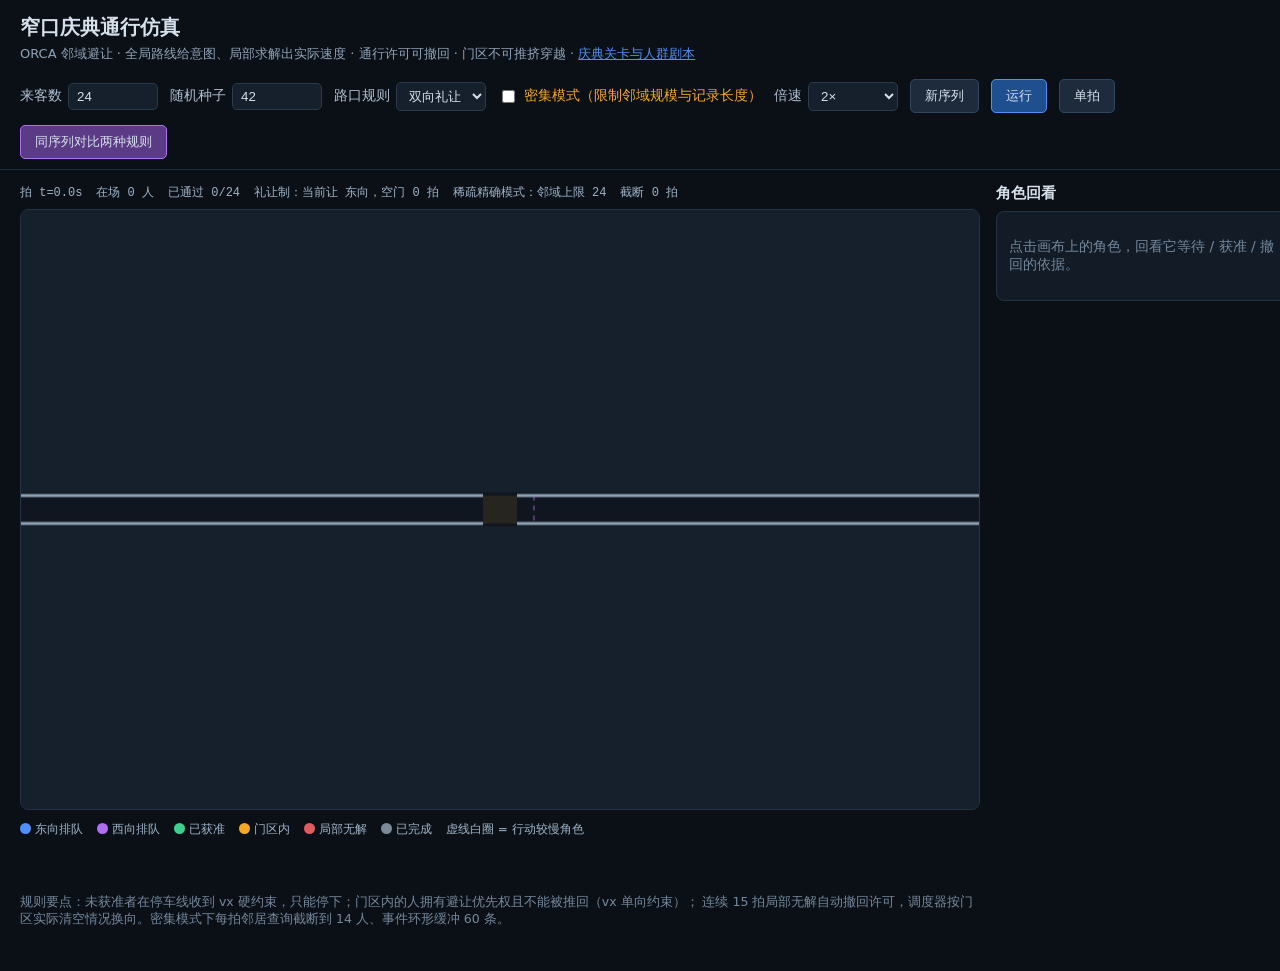
<file: index.html>
<!DOCTYPE html>
<html lang="zh-CN">
<head>
  <meta charset="UTF-8" />
  <meta name="viewport" content="width=device-width, initial-scale=1.0" />
  <title>窄口庆典通行仿真 — 双向礼让 / 分批放行</title>
  <link rel="stylesheet" href="styles.css" />
</head>
<body>
  <header>
    <h1>窄口庆典通行仿真</h1>
    <p class="sub">ORCA 邻域避让 · 全局路线给意图、局部求解出实际速度 · 通行许可可撤回 · 门区不可推挤穿越 · <a href="festival.html" style="color:#4f8ff7">庆典关卡与人群剧本</a></p>
  </header>

  <div class="toolbar">
    <label>来客数
      <input id="count" type="number" min="4" max="120" value="24" />
    </label>
    <label>随机种子
      <input id="seed" type="number" value="42" />
    </label>
    <label>路口规则
      <select id="policy">
        <option value="courtesy">双向礼让</option>
        <option value="batch">分批放行</option>
      </select>
    </label>
    <label class="check"><input id="dense" type="checkbox" /> 密集模式（限制邻域规模与记录长度）</label>
    <label>倍速
      <select id="speed">
        <option value="1">1×</option>
        <option value="2" selected>2×</option>
        <option value="4">4×</option>
        <option value="8">8×</option>
      </select>
    </label>
    <button id="newBtn">新序列</button>
    <button id="runBtn" class="primary">运行</button>
    <button id="stepBtn">单拍</button>
    <button id="compareBtn" class="accent">同序列对比两种规则</button>
  </div>

  <main>
    <section class="stage-wrap">
      <div id="hud" class="hud"></div>
      <canvas id="stage"></canvas>
      <div class="legend">
        <span><i style="background:#4f8ff7"></i>东向排队</span>
        <span><i style="background:#b06ff2"></i>西向排队</span>
        <span><i style="background:#3ecf8e"></i>已获准</span>
        <span><i style="background:#f5a623"></i>门区内</span>
        <span><i style="background:#e05c5c"></i>局部无解</span>
        <span><i style="background:#7a8a99"></i>已完成</span>
        <span>虚线白圈 = 行动较慢角色</span>
      </div>
    </section>

    <aside class="side">
      <h3>角色回看</h3>
      <div id="inspector" class="inspector"></div>
    </aside>
  </main>

  <section id="comparePanel" class="compare"></section>

  <footer class="notes">
    <p>规则要点：未获准者在停车线收到 vx 硬约束，只能停下；门区内的人拥有避让优先权且不能被推回（vx 单向约束）；
    连续 15 拍局部无解自动撤回许可，调度器按门区实际清空情况换向。密集模式下每拍邻居查询截断到 14 人、事件环形缓冲 60 条。</p>
  </footer>

  <script type="module" src="src/main.js"></script>
</body>
</html>
</file>
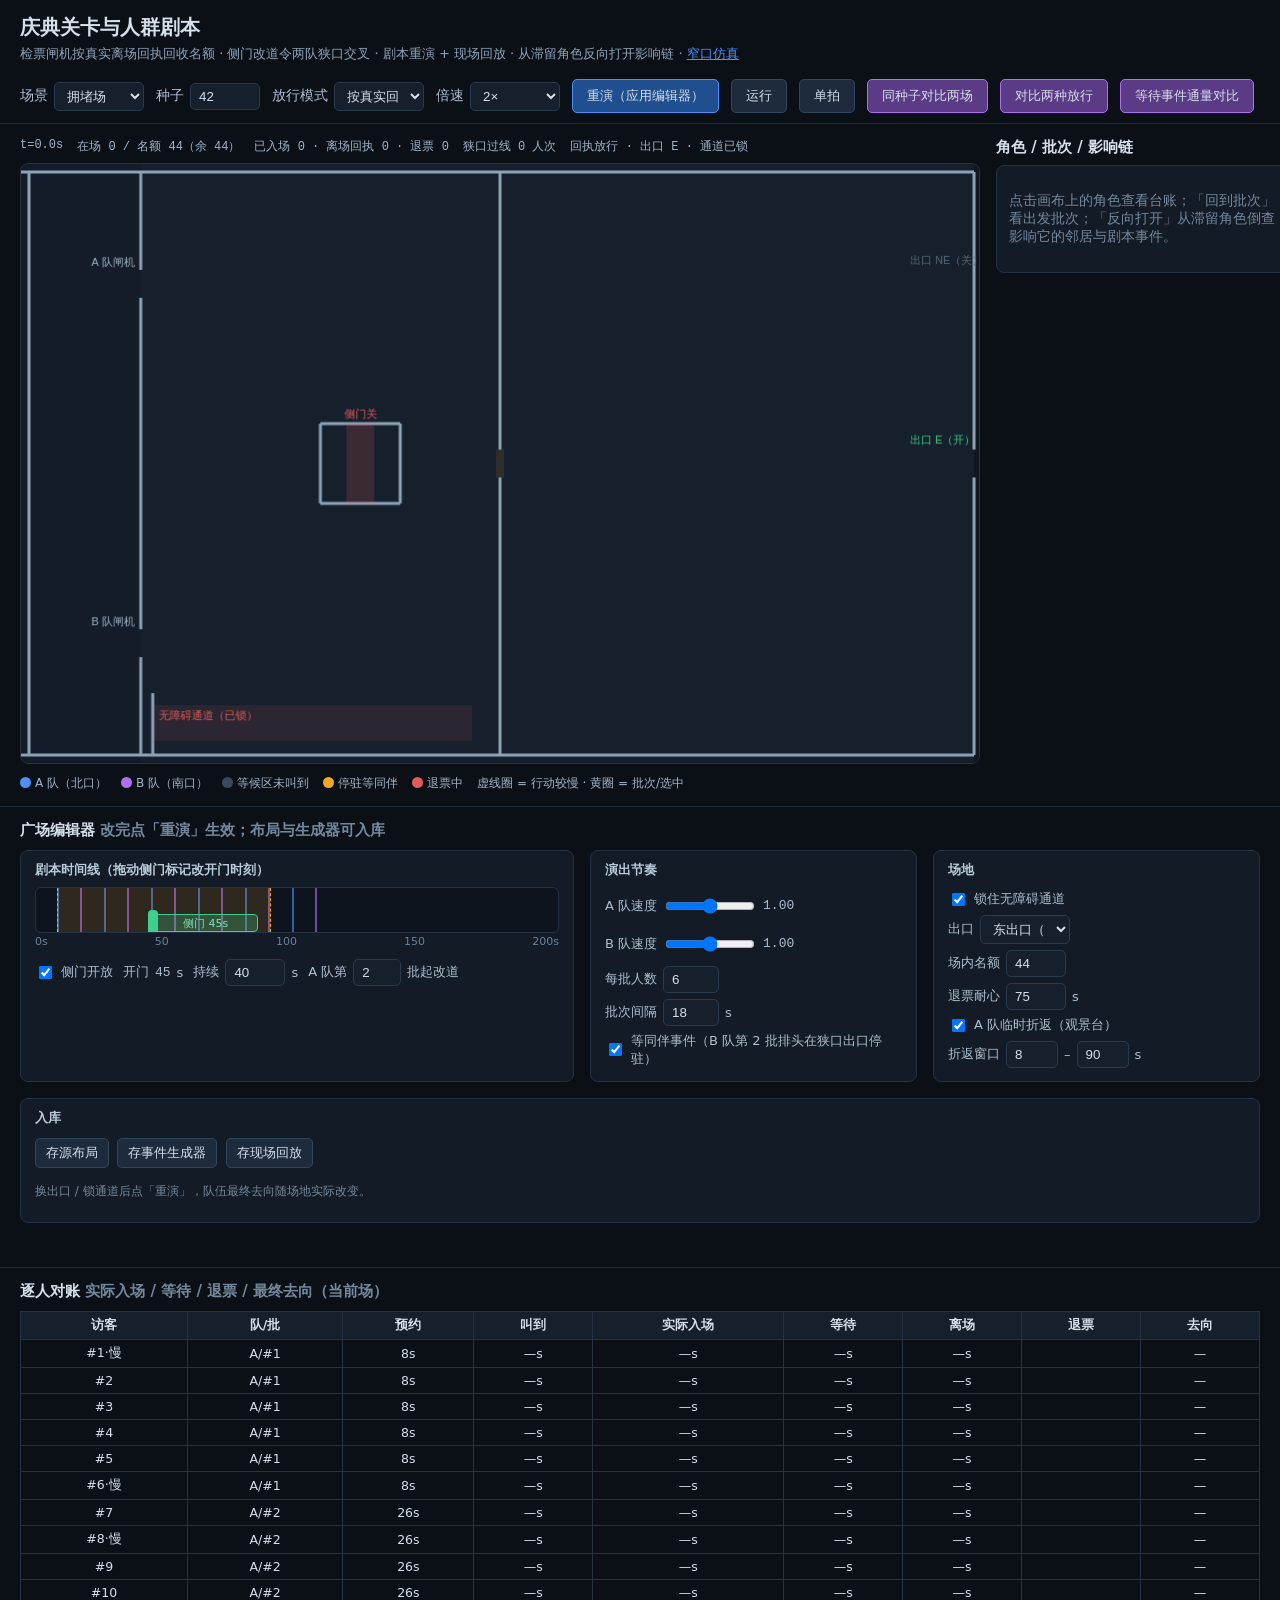
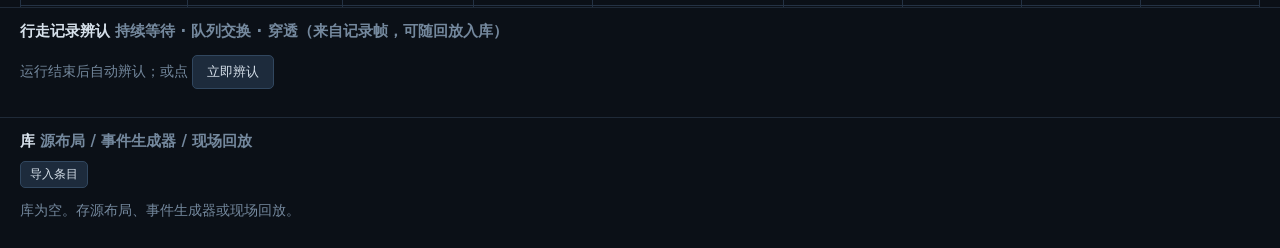
<file: festival.html>
<!DOCTYPE html>
<html lang="zh-CN">
<head>
  <meta charset="UTF-8" />
  <meta name="viewport" content="width=device-width, initial-scale=1.0" />
  <title>庆典关卡与人群剧本 — 广场编辑器 / 闸机回执放行 / 行走记录对账</title>
  <link rel="stylesheet" href="styles.css" />
</head>
<body>
  <header>
    <h1>庆典关卡与人群剧本</h1>
    <p class="sub">
      检票闸机按真实离场回执回收名额 · 侧门改道令两队狭口交叉 · 剧本重演 + 现场回放 ·
      从滞留角色反向打开影响链 · <a href="index.html" style="color:#4f8ff7">窄口仿真</a>
    </p>
  </header>

  <div class="toolbar">
    <label>场景
      <select id="scenario">
        <option value="smooth">顺畅场</option>
        <option value="jammed" selected>拥堵场</option>
        <option value="custom">自定义</option>
      </select>
    </label>
    <label>种子 <input id="seed" type="number" value="42" style="width:70px" /></label>
    <label>放行模式
      <select id="releaseMode">
        <option value="receipt" selected>按真实回执</option>
        <option value="scheduled">按剧本预约</option>
      </select>
    </label>
    <label>倍速
      <select id="speed">
        <option value="1">1×</option>
        <option value="2" selected>2×</option>
        <option value="4">4×</option>
        <option value="8">8×</option>
      </select>
    </label>
    <button id="applyBtn" class="primary">重演（应用编辑器）</button>
    <button id="runBtn">运行</button>
    <button id="stepBtn">单拍</button>
    <button id="compareScenBtn" class="accent">同种子对比两场</button>
    <button id="compareModeBtn" class="accent">对比两种放行</button>
    <button id="waitCmpBtn" class="accent">等待事件通量对比</button>
  </div>

  <main>
    <section class="stage-wrap">
      <div id="hud" class="hud"></div>
      <canvas id="stage" width="960" height="600"></canvas>
      <div class="legend">
        <span><i style="background:#4f8ff7"></i>A 队（北口）</span>
        <span><i style="background:#b06ff2"></i>B 队（南口）</span>
        <span><i style="background:#3a4a5c"></i>等候区未叫到</span>
        <span><i style="background:#f5a623"></i>停驻等同伴</span>
        <span><i style="background:#e05c5c"></i>退票中</span>
        <span>虚线圈 = 行动较慢 · 黄圈 = 批次/选中</span>
      </div>
      <div id="replayBar" class="replay-bar hidden">
        <b>现场回放</b>
        <button id="replayPlay">播放</button>
        <input id="replayScrub" type="range" min="0" max="0" value="0" style="width:420px" />
        <span id="replayTick" class="mono"></span>
        <button id="replayExit">退出回放</button>
      </div>
    </section>

    <aside class="side">
      <h3>角色 / 批次 / 影响链</h3>
      <div id="inspector" class="inspector"></div>
    </aside>
  </main>

  <section class="editor">
    <h3>广场编辑器 <span class="muted">改完点「重演」生效；布局与生成器可入库</span></h3>
    <div class="editor-grid">
      <div class="ed-block wide">
        <h4>剧本时间线（拖动侧门标记改开门时刻）</h4>
        <div id="timeline" class="timeline"></div>
        <div class="row">
          <label class="check"><input id="doorOn" type="checkbox" /> 侧门开放</label>
          <label>开门 <span id="doorOpenAtTxt" class="mono">45</span>s</label>
          <label>持续 <input id="doorDur" type="number" min="5" max="120" value="40" style="width:60px" />s</label>
          <label>A 队第 <input id="divertFrom" type="number" min="1" max="6" value="2" style="width:48px" /> 批起改道</label>
        </div>
      </div>
      <div class="ed-block">
        <h4>演出节奏</h4>
        <label>A 队速度 <input id="speedA" type="range" min="0.6" max="1.4" step="0.05" value="1" /><span id="speedATxt" class="mono">1.00</span></label>
        <label>B 队速度 <input id="speedB" type="range" min="0.6" max="1.4" step="0.05" value="1" /><span id="speedBTxt" class="mono">1.00</span></label>
        <label>每批人数 <input id="batchSize" type="number" min="2" max="10" value="6" style="width:56px" /></label>
        <label>批次间隔 <input id="interval" type="number" min="8" max="40" value="18" style="width:56px" />s</label>
        <label class="check"><input id="waitEvent" type="checkbox" /> 等同伴事件（B 队第 2 批排头在狭口出口停驻）</label>
      </div>
      <div class="ed-block">
        <h4>场地</h4>
        <label class="check"><input id="laneLocked" type="checkbox" /> 锁住无障碍通道</label>
        <label>出口
          <select id="exitSel">
            <option value="E" selected>东出口（正东）</option>
            <option value="NE">东北出口</option>
          </select>
        </label>
        <label>场内名额 <input id="capacity" type="number" min="10" max="80" value="44" style="width:60px" /></label>
        <label>退票耐心 <input id="patience" type="number" min="20" max="200" value="75" style="width:60px" />s</label>
        <label class="check"><input id="detourOn" type="checkbox" /> A 队临时折返（观景台）</label>
        <label>折返窗口 <input id="detourFrom" type="number" min="0" max="200" value="40" style="width:52px" />–<input id="detourTo" type="number" min="0" max="300" value="90" style="width:52px" />s</label>
      </div>
      <div class="ed-block">
        <h4>入库</h4>
        <button id="saveLayoutBtn">存源布局</button>
        <button id="saveGenBtn">存事件生成器</button>
        <button id="saveReplayBtn">存现场回放</button>
        <p class="muted small">换出口 / 锁通道后点「重演」，队伍最终去向随场地实际改变。</p>
      </div>
    </div>
  </section>

  <section id="comparePanel" class="compare"></section>

  <section class="ledger">
    <h3>逐人对账 <span class="muted">实际入场 / 等待 / 退票 / 最终去向（当前场）</span></h3>
    <div id="ledger"></div>
  </section>

  <section class="detect">
    <h3>行走记录辨认 <span class="muted">持续等待 · 队列交换 · 穿透（来自记录帧，可随回放入库）</span></h3>
    <div id="detect"></div>
  </section>

  <section class="library">
    <h3>库 <span class="muted">源布局 / 事件生成器 / 现场回放</span></h3>
    <div class="row">
      <button id="importBtn">导入条目</button>
      <input id="importFile" type="file" accept="application/json" class="hidden" />
    </div>
    <div id="libraryList"></div>
  </section>

  <script type="module" src="src/festival/fmain.js"></script>
</body>
</html>
</file>
<file: styles.css>
* { box-sizing: border-box; }
body {
  margin: 0;
  background: #0b1017;
  color: #d6e0ea;
  font-family: "PingFang SC", "Microsoft YaHei", system-ui, sans-serif;
  font-size: 14px;
}
header { padding: 14px 20px 6px; }
h1 { margin: 0; font-size: 20px; }
.sub { margin: 4px 0 0; color: #8fa3b8; font-size: 13px; }

.toolbar {
  display: flex; flex-wrap: wrap; gap: 12px; align-items: center;
  padding: 10px 20px; border-bottom: 1px solid #1f2a38;
}
.toolbar label { display: flex; align-items: center; gap: 6px; color: #aebfd1; }
.toolbar label.check { color: #f5a623; }
input, select {
  background: #16202c; color: #d6e0ea; border: 1px solid #2a3a4d;
  border-radius: 5px; padding: 5px 8px; width: 90px;
}
input[type="checkbox"] { width: auto; }
button {
  background: #1d2b3c; color: #d6e0ea; border: 1px solid #31475f;
  border-radius: 5px; padding: 7px 14px; cursor: pointer;
}
button:hover { border-color: #4f8ff7; }
button.primary { background: #1f4f8f; border-color: #4f8ff7; }
button.accent { background: #5b3a86; border-color: #b06ff2; }

main { display: flex; gap: 16px; padding: 14px 20px; align-items: flex-start; }
.stage-wrap { flex: 0 0 auto; }
canvas {
  width: 960px; max-width: 100%; border: 1px solid #243244; border-radius: 8px;
  background: #10161f; cursor: pointer;
}
.hud {
  display: flex; flex-wrap: wrap; gap: 14px; margin-bottom: 8px;
  font-family: monospace; font-size: 12px; color: #9fb4c8;
}
.hud .warn { color: #f5a623; }
.legend { display: flex; flex-wrap: wrap; gap: 14px; margin-top: 8px; font-size: 12px; color: #9fb4c8; }
.legend i {
  display: inline-block; width: 11px; height: 11px; border-radius: 50%;
  margin-right: 4px; vertical-align: -1px;
}

.side { flex: 1 1 320px; min-width: 300px; max-height: 720px; overflow-y: auto; }
.side h3 { margin: 0 0 8px; font-size: 15px; }
.inspector {
  background: #121b26; border: 1px solid #243244; border-radius: 8px; padding: 12px;
}
.muted { color: #74889d; }
.kv { list-style: none; margin: 0 0 10px; padding: 0; }
.kv li { padding: 3px 0; border-bottom: 1px dotted #22303f; font-size: 13px; }
.tag {
  font-size: 11px; padding: 1px 7px; border-radius: 9px;
  background: #233448; color: #9fb4c8; margin-left: 6px;
}
.tag.slow { background: #4d3a17; color: #f5a623; }
.events { list-style: none; margin: 0; padding: 0; font-size: 12.5px; }
.events li { padding: 4px 0; border-bottom: 1px dotted #1d2a38; line-height: 1.45; }
.tick { color: #6b8299; font-family: monospace; margin-right: 6px; }
.ev-grant { color: #7ee2b3; }
.ev-revoke, .ev-blocked { color: #ff8f8f; }
.ev-gate { color: #f5c97a; }
.ev-finish { color: #9fc4ff; }
.ev-hold { color: #f5a623; }

.compare { padding: 6px 20px 24px; }
.compare table { border-collapse: collapse; width: 100%; max-width: 900px; }
.compare th, .compare td {
  border: 1px solid #243244; padding: 7px 10px; text-align: center; font-size: 13px;
}
.compare th { background: #16202c; }
.good { background: rgba(62,207,142,0.14); color: #7ee2b3; }
.good2 { background: rgba(176,111,242,0.16); color: #d2b3f7; }
.worst { margin-top: 16px; max-width: 900px; }
.worst h4 { margin: 12px 0 6px; font-size: 14px; color: #b9cbdb; }
.worst-cols { display: flex; gap: 30px; }
.worst-cols div { flex: 1; }
.worst ol { margin: 0; padding-left: 18px; }
.worst li { padding: 2px 0; font-size: 13px; }
li.undone, .dest.undone { color: #ff8f8f; }
.dests { display: flex; flex-wrap: wrap; gap: 8px; }
.dest {
  background: #16202c; border: 1px solid #243244; border-radius: 6px;
  padding: 4px 9px; font-size: 12px; font-family: monospace;
}
.warn { color: #f5a623; }
.notes { padding: 0 20px 30px; color: #74889d; font-size: 12.5px; max-width: 1000px; }

/* ---- 庆典关卡页 ---- */
.hidden { display: none !important; }
.mono { font-family: monospace; }
.small { font-size: 12px; }
.row { display: flex; gap: 10px; align-items: center; flex-wrap: wrap; margin: 6px 0; }

.editor, .ledger, .detect, .library { padding: 14px 20px; border-top: 1px solid #1f2a38; }
.editor h3, .ledger h3, .detect h3, .library h3 { margin: 0 0 10px; font-size: 15px; }
.editor-grid { display: flex; flex-wrap: wrap; gap: 16px; }
.ed-block {
  background: #121b26; border: 1px solid #243244; border-radius: 8px;
  padding: 10px 14px; min-width: 260px; flex: 1 1 280px;
}
.ed-block.wide { flex: 2 1 460px; }
.ed-block h4 { margin: 0 0 8px; font-size: 13px; color: #b9cbdb; }
.ed-block label { display: flex; align-items: center; gap: 6px; padding: 3px 0; color: #aebfd1; font-size: 13px; }
.ed-block button { margin: 3px 4px 3px 0; padding: 5px 10px; }

.timeline { margin: 4px 0 8px; }
.tl-track {
  position: relative; height: 46px; background: #0e141d;
  border: 1px solid #243244; border-radius: 6px; overflow: hidden;
}
.tl-batch {
  position: absolute; top: 0; width: 2px; height: 100%;
}
.tl-batch.ta { background: rgba(79,143,247,0.6); }
.tl-batch.tb { background: rgba(176,111,242,0.6); }
.tl-detour {
  position: absolute; top: 0; height: 100%;
  background: rgba(245,166,35,0.14); border-left: 1px dashed #f5a623; border-right: 1px dashed #f5a623;
}
.tl-door {
  position: absolute; top: 26px; height: 18px; line-height: 18px;
  background: rgba(62,207,142,0.25); border: 1px solid #3ecf8e; border-radius: 4px;
  font-size: 11px; color: #7ee2b3; text-align: center; pointer-events: none;
  white-space: nowrap; overflow: hidden;
}
.tl-handle {
  position: absolute; top: 22px; width: 10px; height: 26px; margin-left: -5px;
  background: #3ecf8e; border-radius: 4px; cursor: ew-resize; touch-action: none;
}
.tl-scale { display: flex; justify-content: space-between; font-size: 11px; color: #6b8299; margin-top: 2px; }

.ledger table, .library table, .compare table { border-collapse: collapse; width: 100%; }
.ledger th, .ledger td, .library th, .library td, .compare th, .compare td {
  border: 1px solid #243244; padding: 5px 8px; font-size: 12.5px; text-align: center;
}
.ledger th, .library th, .compare th { background: #16202c; }
.ledger tr.refunded td { color: #ff8f8f; }
.ledger { max-height: 340px; overflow-y: auto; }

.detect-cols { display: flex; gap: 26px; flex-wrap: wrap; }
.detect-cols > div { flex: 1 1 280px; }
.detect-cols h4 { margin: 0 0 6px; font-size: 13.5px; color: #b9cbdb; }
.detect-cols ol, .detect-cols ul { margin: 0; padding-left: 18px; font-size: 12.5px; }
.detect a { color: #4f8ff7; }

.members { display: flex; flex-wrap: wrap; gap: 6px; margin: 6px 0 10px; }
.mem { padding: 3px 8px; font-size: 12px; }
.library button { padding: 4px 9px; font-size: 12px; margin-right: 4px; }

.replay-bar {
  display: flex; gap: 12px; align-items: center; margin-top: 8px;
  background: #121b26; border: 1px solid #243244; border-radius: 8px; padding: 8px 12px;
}
.hud span { white-space: nowrap; }
</file>
